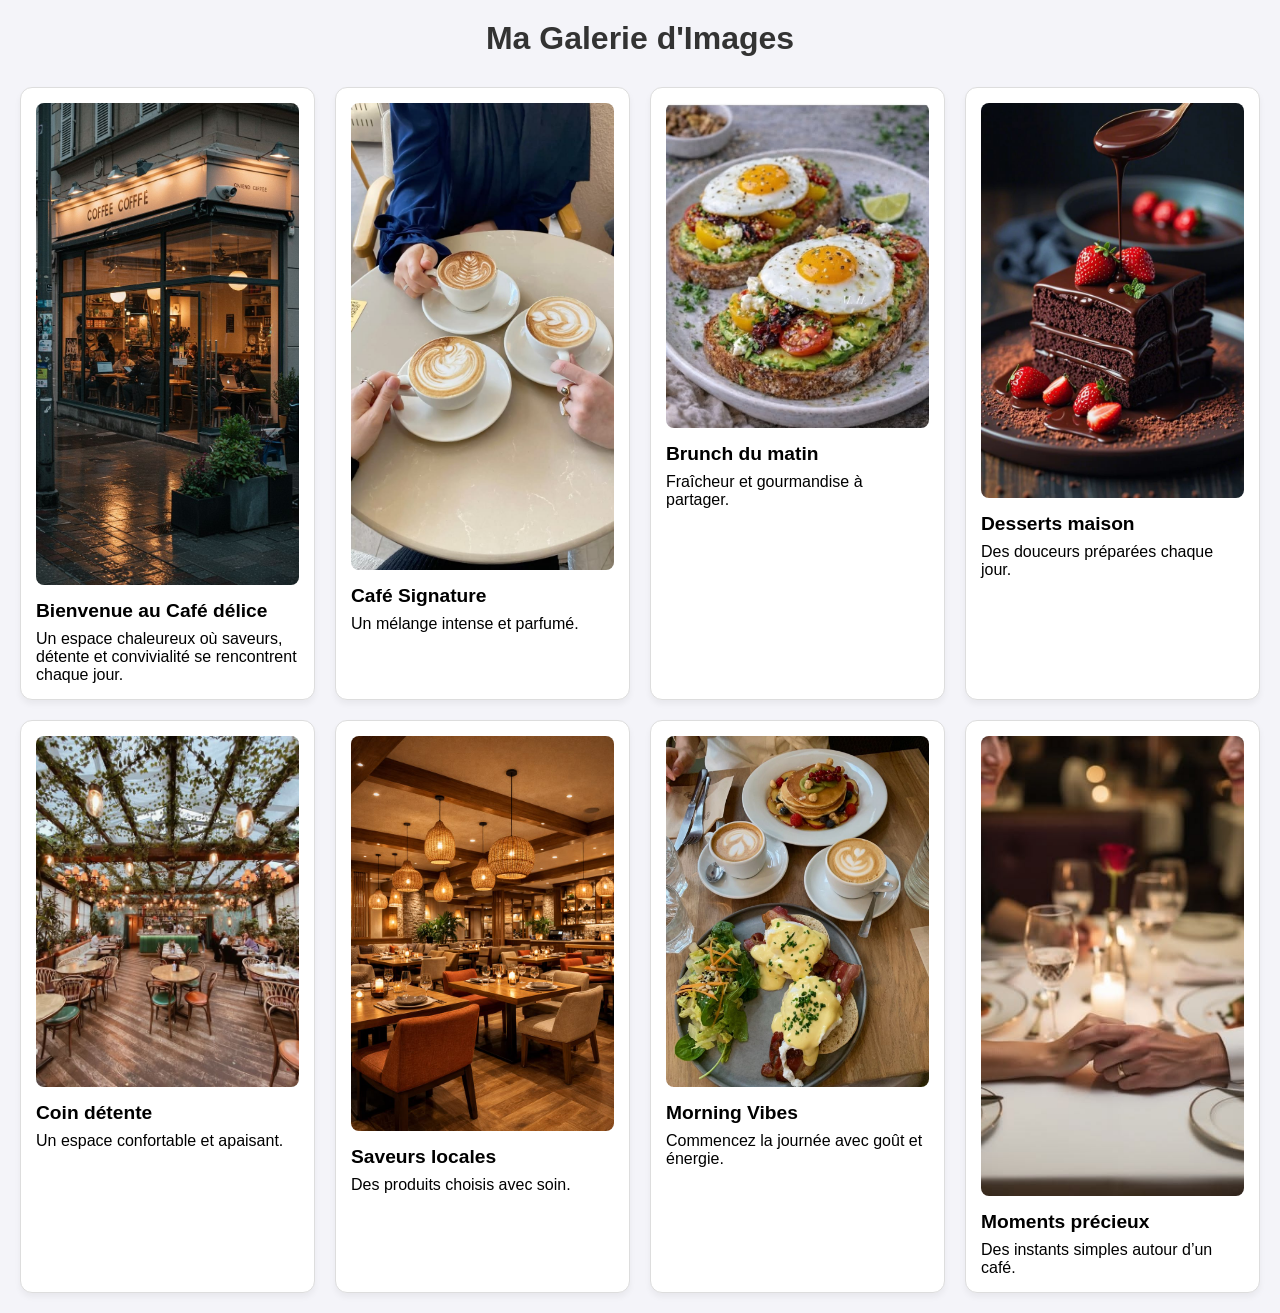
<file: index.html>
<!DOCTYPE html>
<html lang="fr">
<head>
    <meta charset="UTF-8">
    <meta name="viewport" content="width=device-width, initial-scale=1.0">
    <title>Galerie Responsive Flexbox</title>
    <link rel="stylesheet" href="style.css">
</head>
<body>

    <header>
        <h1>Ma Galerie d'Images</h1>
    </header>

    <main class="gallery-container">
        <article class="card">
            <img src="cebe2c2ff3d949cc9763d69b02c91099.jpg" alt="Paysage">
            <div class="card-content">
                <h3>Bienvenue au Café délice</h3>
                <p>Un espace chaleureux où saveurs, détente et convivialité se rencontrent chaque jour.</p>
            </div>
        </article>

        <article class="card">
            <img src="27c0f230490190189e56e52523512076.jpg" alt="Paysage">
            <div class="card-content">
                <h3>Café Signature</h3>
                <p>Un mélange intense et parfumé.</p>
            </div>
        </article>

        <article class="card">
            <img src="cd1ae4b35ab9dd8932d9d96f1fd3e2cd.jpg" alt="Paysage">
            <div class="card-content">
                <h3>Brunch du matin</h3>
                <p>Fraîcheur et gourmandise à partager.</p>
            </div>
        </article>
        
        <article class="card">
            <img src="50870b77b0ab6ed969a9a43b2d4ddfbc.jpg" alt="Paysage">
            <div class="card-content">
                <h3>Desserts maison</h3>
                <p>Des douceurs préparées chaque jour.</p>
            </div>
        </article>

        <article class="card">
            <img src="f40eceb2cea0883652255102a28a519c.jpg" alt="Paysage">
            <div class="card-content">
                <h3>Coin détente</h3>
                <p>Un espace confortable et apaisant.</p>
            </div>
        </article>

        <article class="card">
            <img src="7fd5bb5cdc861b4b044b6e9770d66fb8.jpg" alt="Paysage">
            <div class="card-content">
                <h3>Saveurs locales</h3>
                <p>Des produits choisis avec soin.</p>
            </div>
        </article>

        <article class="card">
            <img src="92a3cece2107d5a8b3886a2480f1a498.jpg" alt="Paysage">
            <div class="card-content">
                <h3>Morning Vibes</h3>
                <p>Commencez la journée avec goût et énergie.</p>
            </div>
        </article>

        <article class="card">
            <img src="8152663307d3d3aef8092f6d43b7d429.jpg" alt="Paysage">
            <div class="card-content">
                <h3>Moments précieux</h3>
                <p>Des instants simples autour d’un café.</p>
            </div>
        </article>
    </main>

</body>
</html>
</file>
<file: style.css>
/* Reset de base */
* {
    box-sizing: border-box;
    margin: 0;
    padding: 0;
}

body {
    font-family: 'Segoe UI', Tahoma, Geneva, Verdana, sans-serif;
    background-color: #f4f4f9;
    padding: 20px;
}

header h1 {
    text-align: center;
    margin-bottom: 30px;
    color: #333;
}

/* Container Flexbox */
.gallery-container {
    display: flex;
    flex-wrap: wrap;
    gap: 20px; /* Espace régulier entre les blocs */
    justify-content: center;
}

/* Style de la carte */
.card {
    background-color: white;
    border: 1px solid #ddd;
    border-radius: 12px;
    overflow: hidden; /* Pour que l'image respecte les coins arrondis */
    padding: 15px;
    display: flex;
    flex-direction: column;
    box-shadow: 0 4px 6px rgba(0,0,0,0.05);
}

.card img {
    width: 100%; /* L'image prend toute la largeur */
    height: auto;
    border-radius: 8px; /* Optionnel : arrondi aussi l'image interne */
}

.card-content {
    padding-top: 15px;
}

.card-content h3 {
    margin-bottom: 8px;
    font-size: 1.2rem;
}

/* --- RESPONSIVE --- */

/* Mobile (1 colonne par défaut) */
.card {
    flex: 1 1 100%;
}

/* Tablette (2 colonnes) */
@media (min-width: 600px) {
    .card {
        flex: 1 1 calc(50% - 20px); /* 50% moins le gap */
    }
}

/* Desktop (4 colonnes) */
@media (min-width: 1024px) {
    .card {
        flex: 1 1 calc(25% - 20px); /* 25% moins le gap */
    }
}
</file>
